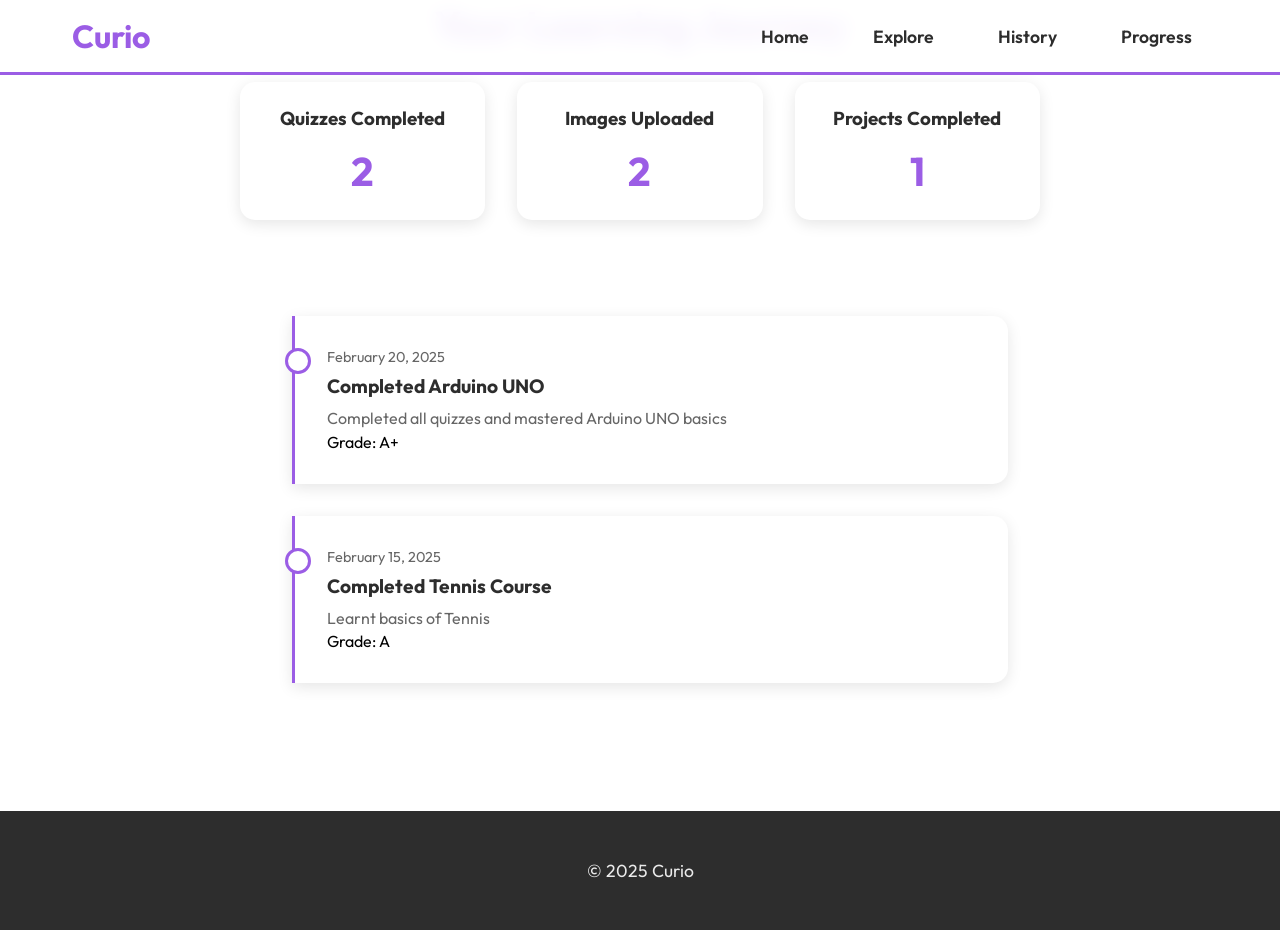
<file: Curio/templates/history.html>
<!DOCTYPE html>
<html lang="en">
<head>
    <meta charset="UTF-8">
    <meta name="viewport" content="width=device-width, initial-scale=1.0">
    <title>Curio - Learning History</title>
    <link rel="stylesheet" href="styles.css">
    <link rel="stylesheet" href="history.css">
</head>
<body>
    <nav>
        <div class="nav-container">
            <a href="#" class="logo">
                Curio</a>
            <ul class="nav-links">
                <li><a href="about.html">Home </a></li>
                <li><a href="explore.html">Explore </a></li>
                <li><a href="history.html">History </a></li>
                <li><a href="progress.html">Progress </a></li>
            </ul>
        </div>
    </nav>



    <div class="page-container">
        <div class="history-header">
            <h1>Your Learning Journey</h1>
            <div class="history-stats">
                <div class="stat-card">
                    <h3>Quizzes Completed</h3>
                    <span class="stat-number">2</span>
                </div>
                <div class="stat-card">
                    <h3>Images Uploaded</h3>
                    <span class="stat-number">2</span>
                </div>
                <div class="stat-card">
                    <h3>Projects Completed</h3>
                    <span class="stat-number">1</span>
                </div>
            </div>
        </div>

        <div class="history-timeline" id="learningTimeline">
            <!-- Timeline items will be loaded dynamically -->
        </div>
    </div>

    <footer>
        <p>© 2025 Curio</p>
    </footer>

    <script src="history.js"></script>
</body>
</html>
</file>
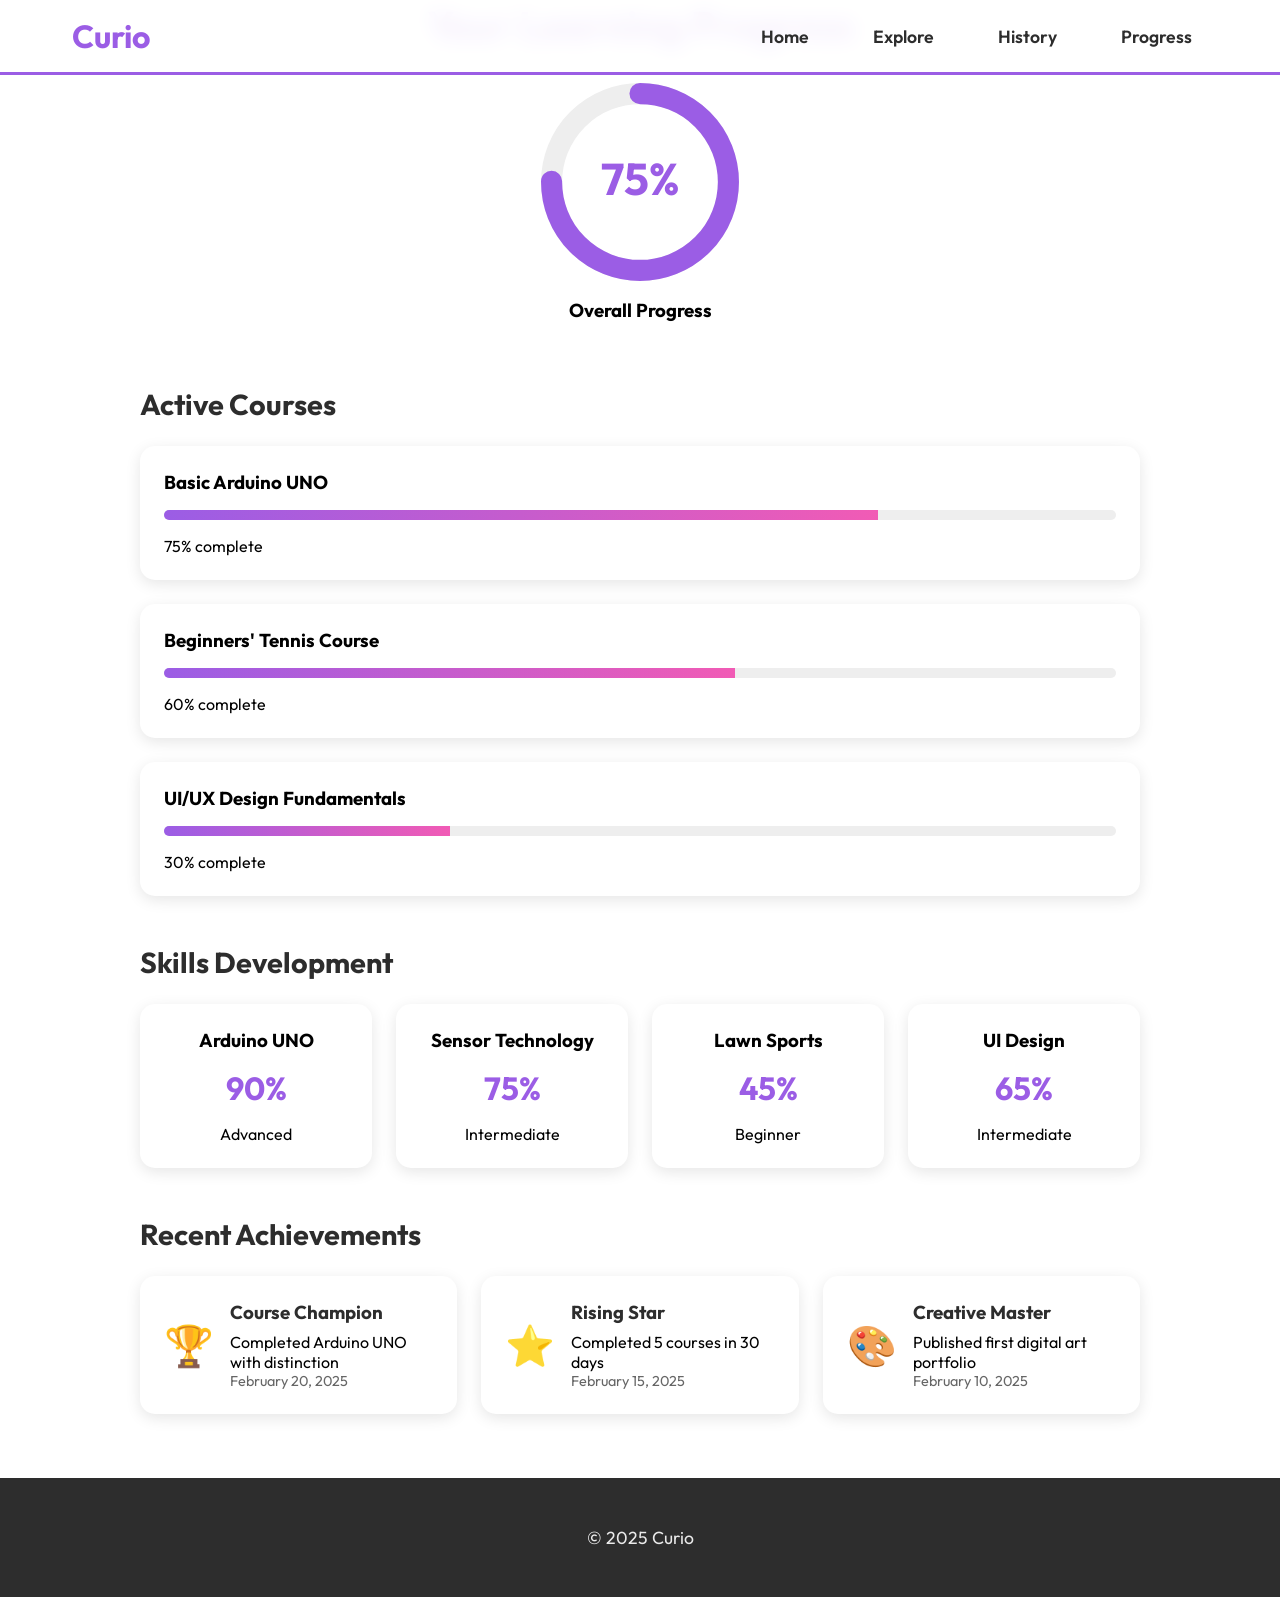
<file: Curio/templates/progress.html>
<!DOCTYPE html>
<html lang="en">
<head>
    <meta charset="UTF-8">
    <meta name="viewport" content="width=device-width, initial-scale=1.0">
    <title>Curio - Learning Progress</title>
    <link rel="stylesheet" href="styles.css">
    <link rel="stylesheet" href="progress.css">
</head>
<body>
    <nav>
        <div class="nav-container">
            <a href="#" class="logo">
                Curio</a>
            <ul class="nav-links">
                <li><a href="about.html">Home </a></li>
                <li><a href="explore.html">Explore </a></li>
                <li><a href="history.html">History </a></li>
                <li><a href="progress.html">Progress </a></li>
            </ul>
        </div>
    </nav>


    <div class="page-container">
        <div class="progress-header">
            <h1>Your Learning Progress</h1>
            <div class="progress-overview">
                <div class="overall-progress">
                    <div class="progress-circle">
                        <svg viewBox="0 0 36 36" class="circular-chart">
                            <path class="circle-bg" d="M18 2.0845
                                a 15.9155 15.9155 0 0 1 0 31.831
                                a 15.9155 15.9155 0 0 1 0 -31.831"/>
                            <path class="circle" stroke-dasharray="75, 100" d="M18 2.0845
                                a 15.9155 15.9155 0 0 1 0 31.831
                                a 15.9155 15.9155 0 0 1 0 -31.831"/>
                            <text x="18" y="20.35" class="percentage">75%</text>
                        </svg>
                    </div>
                    <h3>Overall Progress</h3>
                </div>
            </div>
        </div>

        <div class="progress-sections">
            <section class="active-courses">
                <h2>Active Courses</h2>
                <div class="course-progress-list" id="activeCoursesList">
                    <!-- Active courses will be loaded dynamically -->
                </div>
            </section>

            <section class="skills-progress">
                <h2>Skills Development</h2>
                <div class="skills-grid" id="skillsGrid">
                    <!-- Skills will be loaded dynamically -->
                </div>
            </section>

            <section class="achievements">
                <h2>Recent Achievements</h2>
                <div class="achievements-grid" id="achievementsGrid">
                    <!-- Achievements will be loaded dynamically -->
                </div>
            </section>
        </div>
    </div>

    <footer>
        <p>© 2025 Curio</p>
    </footer>

    <script src="progress.js"></script>
</body>
</html>
</file>
<file: Curio/templates/styles.css>
@import url('https://fonts.googleapis.com/css2?family=Outfit:wght@300;400;500;600;700&display=swap');

* {
    margin: 0;
    padding: 0;
    box-sizing: border-box;
    font-family: 'Outfit', sans-serif;
}

:root {
    --color-purple: #9B5DE5;
    --color-pink: #F15BB5;
    --color-yellow: #FEE440;
    --color-blue: #00BBF9;
    --color-green: #00F5D4;
    --color-dark: #2D2D2D;
}

body {
    background: #ffffff;
}

/* Particles Background */
#particles-js {
    position: fixed;
    top: 0;
    left: 0;
    width: 100%;
    height: 100%;
    z-index: 1;
    background: linear-gradient(135deg, #ffffff, #f8f9fa);
}

.content {
    position: relative;
    z-index: 2;
}

/* Navigation */
nav {
    background: rgba(255, 255, 255, 0.9);
    backdrop-filter: blur(10px);
    padding: 1rem;
    position: fixed;
    width: 100%;
    top: 0;
    z-index: 1000;
    border-bottom: 3px solid var(--color-purple);
}

.nav-container {
    max-width: 1200px;
    margin: 0 auto;
    display: flex;
    justify-content: space-between;
    align-items: center;
    padding: 0 2rem;
}

.logo {
    font-size: 2rem;
    font-weight: 700;
    color: var(--color-purple);
    text-decoration: none;
    display: flex;
    align-items: center;
    gap: 0.5rem;
}

.nav-links {
    display: flex;
    gap: 2rem;
    list-style: none;
}

.nav-links a {
    color: var(--color-dark);
    text-decoration: none;
    font-weight: 600;
    font-size: 1.1rem;
    padding: 0.5rem 1rem;
    border-radius: 8px;
    transition: all 0.3s ease;
}

.nav-links a:hover, .nav-links a.active {
    background: var(--color-purple);
    color: white;
    transform: translateY(-2px);
}

/* Hero Section */
.hero {
    min-height: 100vh;
    display: flex;
    align-items: center;
    padding: 0 2rem;
    background: linear-gradient(45deg, rgba(155, 93, 229, 0.1), rgba(241, 91, 181, 0.1));
}

.hero-content {
    max-width: 1200px;
    margin: 0 auto;
    display: grid;
    grid-template-columns: 1fr 1fr;
    gap: 4rem;
    align-items: center;
}

.hero-text {
    padding: 2rem;
}

.hero h1 {
    font-size: 3.5rem;
    color: var(--color-purple);
    margin-bottom: 1.5rem;
    line-height: 1.2;
}

.hero p {
    font-size: 1.2rem;
    color: var(--color-dark);
    margin-bottom: 2rem;
    line-height: 1.6;
}

.hero-image {
    position: relative;
    animation: float 6s ease-in-out infinite;
}

@keyframes float {
    0%, 100% { transform: translateY(0); }
    50% { transform: translateY(-20px); }
}

/* Features Section */
.features {
    padding: 8rem 2rem;
    background: white;
}

.features-container {
    max-width: 1200px;
    margin: 0 auto;
}

.features h2 {
    text-align: center;
    font-size: 2.5rem;
    color: var(--color-purple);
    margin-bottom: 4rem;
    display: flex;
    align-items: center;
    justify-content: center;
    gap: 1rem;
}

.features-grid {
    display: grid;
    grid-template-columns: repeat(3, 1fr);
    gap: 2rem;
}

.feature-card {
    background: white;
    padding: 2rem;
    border-radius: 20px;
    text-align: center;
    transition: all 0.3s ease;
    border: 2px solid #eee;
    position: relative;
    overflow: hidden;
}

.feature-card::before {
    content: '';
    position: absolute;
    top: 0;
    left: 0;
    width: 100%;
    height: 5px;
    background: linear-gradient(90deg, var(--color-purple), var(--color-pink));
}

.feature-card:hover {
    transform: translateY(-10px);
    box-shadow: 0 20px 40px rgba(0,0,0,0.1);
    border-color: var(--color-purple);
}

.feature-emoji {
    font-size: 3rem;
    margin-bottom: 1.5rem;
}

.feature-card h3 {
    color: var(--color-dark);
    font-size: 1.8rem;
    margin-bottom: 1rem;
}

.feature-card p {
    color: #666;
    font-size: 1.1rem;
    line-height: 1.6;
}

/* Upload Section */
.upload-section {
    min-height: 100vh;
    display: flex;
    justify-content: center;
    align-items: center;
    padding: 2rem;
}

.upload-container {
    background: rgba(255, 255, 255, 0.9);
    padding: 3rem;
    border-radius: 20px;
    box-shadow: 0 10px 30px rgba(0, 0, 0, 0.1);
    max-width: 800px;
    width: 100%;
    text-align: center;
}

.upload-container h2 {
    color: var(--color-purple);
    margin-bottom: 2rem;
    font-size: 2.5rem;
}

.drop-area {
    border: 3px dashed var(--color-purple);
    border-radius: 15px;
    padding: 3rem 2rem;
    margin: 2rem 0;
    cursor: pointer;
    transition: all 0.3s ease;
    width: 100%;
}

.drop-area:hover {
    background: rgba(155, 93, 229, 0.1);
    transform: translateY(-5px);
}

.drop-area.dragover {
    background: rgba(155, 93, 229, 0.2);
    border-color: var(--color-pink);
}

.drop-area p {
    font-size: 1.2rem;
    font-weight: 500;
    color: var(--color-dark);
}

/* Preview Container */
.preview-container {
    margin-top: 2rem;
}

.preview-container img {
    max-width: 100%;
    max-height: 400px;
    border-radius: 10px;
    margin-bottom: 2rem;
}

.options-container {
    display: flex;
    gap: 1rem;
    justify-content: center;
}

/* Buttons */
.cool-button {
    display: inline-block;
    padding: 1rem 2rem;
    font-size: 1.1rem;
    font-weight: 600;
    color: white;
    background: linear-gradient(45deg, var(--color-purple), var(--color-pink));
    border-radius: 12px;
    text-decoration: none;
    transition: all 0.3s ease;
    border: none;
    cursor: pointer;
}

.cool-button:hover {
    transform: translateY(-3px);
    box-shadow: 0 10px 20px rgba(155, 93, 229, 0.3);
}

.quizz-button {
    background: linear-gradient(45deg, var(--color-purple), var(--color-blue));
}

.creative-button {
    background: linear-gradient(45deg, var(--color-pink), var(--color-purple));
}

/* Utility Classes */
.hidden {
    display: none;
}

input[type="file"] {
    display: none;
}

/* Footer */
footer {
    background: var(--color-dark);
    color: white;
    text-align: center;
    padding: 3rem;
    margin-top: 4rem;
}

footer p {
    font-size: 1.1rem;
    opacity: 0.9;
}

/* Responsive Design */
@media (max-width: 768px) {
    .nav-links {
        display: none;
    }

    .hero-content {
        grid-template-columns: 1fr;
    }

    .features-grid {
        grid-template-columns: 1fr;
    }

    .hero h1 {
        font-size: 2.5rem;
    }

    .drop-area {
        width: 100%;
        padding: 2rem;
    }

    .upload-container {
        padding: 1.5rem;
    }

    .options-container {
        flex-direction: column;
    }
}
</file>
<file: Curio/templates/history.css>
.history-header {
    text-align: center;
    margin-bottom: 4rem;
}

.history-header h1 {
    font-size: 2.5rem;
    color: var(--color-purple);
    margin-bottom: 2rem;
}

.history-stats {
    display: grid;
    grid-template-columns: repeat(3, 1fr);
    gap: 2rem;
    max-width: 800px;
    margin: 0 auto;
}

.stat-card {
    background: white;
    padding: 1.5rem;
    border-radius: 15px;
    box-shadow: 0 4px 15px rgba(0,0,0,0.1);
}

.stat-card h3 {
    color: var(--color-dark);
    margin-bottom: 1rem;
}

.stat-number {
    font-size: 2.5rem;
    font-weight: 700;
    color: var(--color-purple);
}

.history-timeline {
    max-width: 800px;
    margin: 0 auto;
    padding: 2rem;
    position: relative;
}

.timeline-item {
    position: relative;
    padding: 2rem;
    border-left: 3px solid var(--color-purple);
    margin-left: 20px;
    margin-bottom: 2rem;
    background: white;
    border-radius: 0 15px 15px 0;
    box-shadow: 0 4px 15px rgba(0,0,0,0.1);
}

.timeline-item::before {
    content: '';
    position: absolute;
    left: -10px;
    top: 2rem;
    width: 20px;
    height: 20px;
    background: white;
    border: 3px solid var(--color-purple);
    border-radius: 50%;
}

.timeline-date {
    color: #666;
    font-size: 0.9rem;
    margin-bottom: 0.5rem;
}

.timeline-title {
    color: var(--color-dark);
    font-size: 1.2rem;
    margin-bottom: 0.5rem;
}

.timeline-description {
    color: #666;
    line-height: 1.6;
}

.achievement-badge {
    position: absolute;
    right: 1rem;
    top: 1rem;
    font-size: 2rem;
}
</file>
<file: Curio/templates/progress.css>
.progress-header {
    text-align: center;
    margin-bottom: 4rem;
}

.progress-header h1 {
    font-size: 2.5rem;
    color: var(--color-purple);
    margin-bottom: 2rem;
}

.progress-overview {
    display: flex;
    justify-content: center;
    margin-bottom: 3rem;
}

.overall-progress {
    text-align: center;
}

.progress-circle {
    width: 200px;
    height: 200px;
    margin: 0 auto 1rem;
}

.circular-chart {
    width: 100%;
    height: 100%;
}

.circle-bg {
    fill: none;
    stroke: #eee;
    stroke-width: 3.8;
}

.circle {
    fill: none;
    stroke: var(--color-purple);
    stroke-width: 3.8;
    stroke-linecap: round;
    animation: progress 1s ease-out forwards;
}

.percentage {
    fill: var(--color-purple);
    font-size: 0.5em;
    text-anchor: middle;
    font-weight: bold;
}

.progress-sections {
    max-width: 1000px;
    margin: 0 auto;
    display: grid;
    gap: 3rem;
}

.progress-sections h2 {
    color: var(--color-dark);
    margin-bottom: 1.5rem;
    font-size: 1.8rem;
}

/* Active Courses Styles */
.course-progress-list {
    display: grid;
    gap: 1.5rem;
}

.course-progress-card {
    background: white;
    padding: 1.5rem;
    border-radius: 15px;
    box-shadow: 0 4px 15px rgba(0,0,0,0.1);
}

.course-progress-bar {
    height: 10px;
    background: #eee;
    border-radius: 5px;
    margin: 1rem 0;
    overflow: hidden;
}

.progress-fill {
    height: 100%;
    background: linear-gradient(90deg, var(--color-purple), var(--color-pink));
    transition: width 0.3s ease;
}

/* Skills Grid Styles */
.skills-grid {
    display: grid;
    grid-template-columns: repeat(auto-fill, minmax(200px, 1fr));
    gap: 1.5rem;
}

.skill-card {
    background: white;
    padding: 1.5rem;
    border-radius: 15px;
    box-shadow: 0 4px 15px rgba(0,0,0,0.1);
    text-align: center;
}

.skill-level {
    font-size: 2rem;
    font-weight: bold;
    color: var(--color-purple);
    margin: 1rem 0;
}

/* Achievements Styles */
.achievements-grid {
    display: grid;
    grid-template-columns: repeat(auto-fill, minmax(250px, 1fr));
    gap: 1.5rem;
}

.achievement-card {
    background: white;
    padding: 1.5rem;
    border-radius: 15px;
    box-shadow: 0 4px 15px rgba(0,0,0,0.1);
    display: flex;
    align-items: center;
    gap: 1rem;
}

.achievement-icon {
    font-size: 2.5rem;
}

.achievement-info h3 {
    color: var(--color-dark);
    margin-bottom: 0.5rem;
}

.achievement-date {
    color: #666;
    font-size: 0.9rem;
}

@keyframes progress {
    0% {
        stroke-dasharray: 0 100;
    }
}

@media (max-width: 768px) {
    .skills-grid,
    .achievements-grid {
        grid-template-columns: 1fr;
    }
}
</file>
